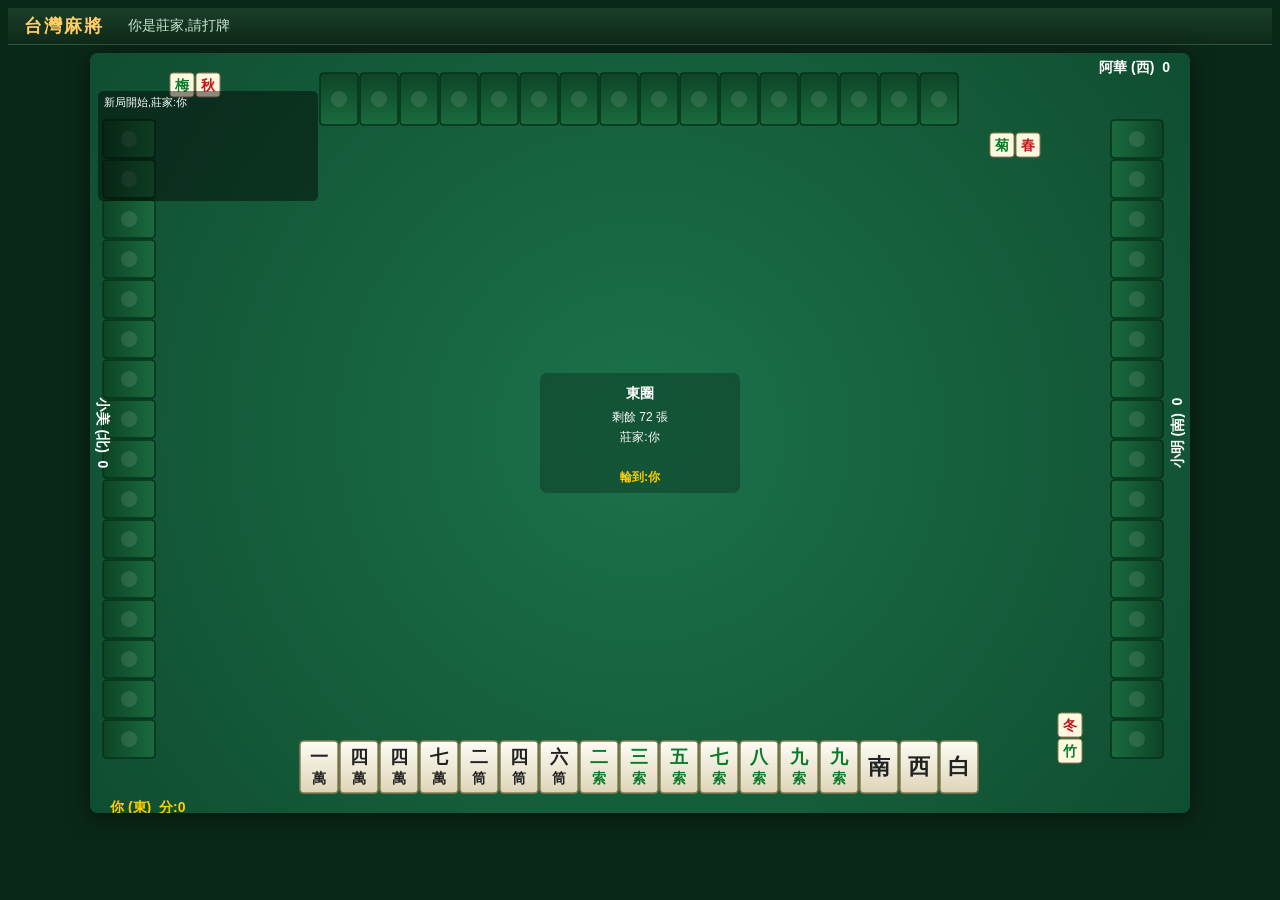
<file: mahjong/index.html>
<!DOCTYPE html>
<html lang="zh-TW">
<head>
  <meta charset="UTF-8">
  <meta name="viewport" content="width=device-width, initial-scale=1.0">
  <title>台灣麻將 — 16 張</title>
  <link rel="stylesheet" href="css/style.css">
</head>
<body>
  <div id="app">
    <div id="topbar">
      <h1>台灣麻將</h1>
      <div id="status">準備中...</div>
      <div id="controls">
        <button id="btn-tsumo" class="primary">自摸</button>
        <button id="btn-angang">暗槓</button>
        <button id="btn-win" class="primary">胡</button>
        <button id="btn-pon">碰</button>
        <button id="btn-kan">槓</button>
        <button id="btn-chi">吃</button>
        <button id="btn-pass">過</button>
        <button id="btn-new">新局</button>
      </div>
    </div>
    <canvas id="table"></canvas>

    <div id="result-modal" class="modal" style="display:none;">
      <div class="modal-content">
        <div id="result-body"></div>
      </div>
    </div>
  </div>

  <script src="js/tiles.js"></script>
  <script src="js/win.js"></script>
  <script src="js/tai.js"></script>
  <script src="js/ai.js"></script>
  <script src="js/game.js"></script>
  <script src="js/render.js"></script>
  <script src="js/main.js"></script>
</body>
</html>
</file>
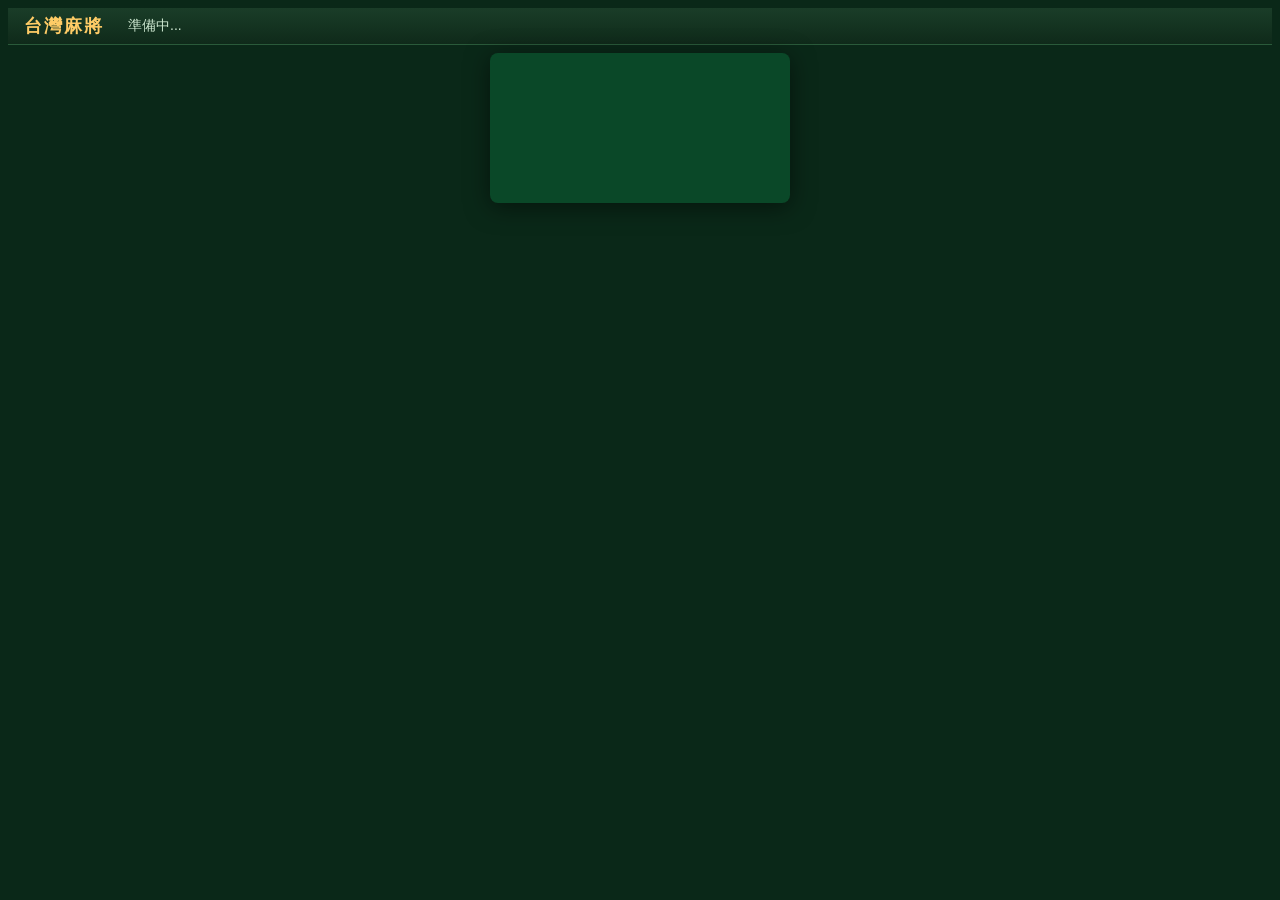
<file: mahjong/mahjong-standalone.html>
<!DOCTYPE html>
<html lang="zh-TW">
<head>
  <meta charset="UTF-8">
  <meta name="viewport" content="width=device-width, initial-scale=1.0">
  <title>台灣麻將 — 16 張</title>
  <style>
* { box-sizing: border-box; margin: 0; padding: 0; }
body {
  font-family: "Microsoft JhengHei", "Noto Sans TC", sans-serif;
  background: #0a2818;
  color: #fff;
  overflow: hidden;
}
#app { display: flex; flex-direction: column; align-items: center; padding: 8px; }
#topbar {
  width: 100%;
  display: flex;
  align-items: center;
  gap: 12px;
  padding: 6px 16px;
  background: linear-gradient(180deg, #1a3d28, #0f2a1a);
  border-bottom: 1px solid #2a5a3a;
  margin-bottom: 8px;
}
h1 { font-size: 18px; color: #ffcc66; letter-spacing: 2px; }
#status {
  flex: 1;
  font-size: 14px;
  color: #cde7d0;
  padding: 0 12px;
}
#controls { display: flex; gap: 6px; }
#controls button {
  background: #2a5a3a;
  color: #fff;
  border: 1px solid #4a8a5a;
  padding: 6px 14px;
  border-radius: 4px;
  cursor: pointer;
  font-size: 14px;
  font-family: inherit;
  display: none;
  transition: all 0.15s;
}
#controls button:hover { background: #3a7a4a; }
#controls button.primary {
  background: #c0721a;
  border-color: #e09020;
}
#controls button.primary:hover { background: #d0822a; }
#btn-new { display: inline-block; background: #444; border-color: #666; }

#table {
  display: block;
  background: #0a4828;
  border-radius: 8px;
  box-shadow: 0 4px 24px rgba(0,0,0,0.5);
}

.modal {
  position: fixed;
  inset: 0;
  background: rgba(0,0,0,0.7);
  display: flex;
  align-items: center;
  justify-content: center;
  z-index: 100;
}
.modal-content {
  background: linear-gradient(180deg, #2a4a3a, #1a3a28);
  border: 2px solid #ffcc66;
  border-radius: 12px;
  padding: 24px 32px;
  min-width: 320px;
  max-width: 480px;
  text-align: center;
}
.modal-content h2 {
  color: #ffcc66;
  margin-bottom: 12px;
  font-size: 22px;
}
.tai-total {
  font-size: 48px;
  font-weight: bold;
  color: #ff9933;
  margin: 16px 0;
}
.modal-content ul {
  list-style: none;
  text-align: left;
  margin: 16px 0;
  max-height: 240px;
  overflow-y: auto;
}
.modal-content li {
  padding: 4px 8px;
  display: flex;
  justify-content: space-between;
  border-bottom: 1px solid rgba(255,255,255,0.1);
}
.modal-content li span { color: #ffcc66; font-weight: bold; }
.modal-content button {
  margin-top: 16px;
  padding: 10px 24px;
  background: #c0721a;
  color: #fff;
  border: none;
  border-radius: 6px;
  cursor: pointer;
  font-size: 15px;
  font-family: inherit;
}

</style>
</head>
<body>
  <div id="app">
    <div id="topbar">
      <h1>台灣麻將</h1>
      <div id="status">準備中...</div>
      <div id="controls">
        <button id="btn-tsumo" class="primary">自摸</button>
        <button id="btn-angang">暗槓</button>
        <button id="btn-win" class="primary">胡</button>
        <button id="btn-pon">碰</button>
        <button id="btn-kan">槓</button>
        <button id="btn-chi">吃</button>
        <button id="btn-pass">過</button>
        <button id="btn-new">新局</button>
      </div>
    </div>
    <canvas id="table"></canvas>

    <div id="result-modal" class="modal" style="display:none;">
      <div class="modal-content">
        <div id="result-body"></div>
      </div>
    </div>
  </div>
<script>

// === tiles.js ===
// 台灣麻將牌定義
// suit: 'm'=萬, 'p'=筒, 's'=索, 'z'=字, 'f'=花
// num : 1-9 (m/p/s), 1-7 (z: 東南西北中發白), 1-8 (f: 春夏秋冬梅蘭竹菊)

const SUITS = { MAN: 'm', PIN: 'p', SOU: 's', HONOR: 'z', FLOWER: 'f' };

const HONOR_NAMES = ['', '東', '南', '西', '北', '中', '發', '白'];
const FLOWER_NAMES = ['', '春', '夏', '秋', '冬', '梅', '蘭', '竹', '菊'];

// Unicode 牌面 (用於文字顯示備援)
const UNICODE_TILES = {
  m: ['', '🀇','🀈','🀉','🀊','🀋','🀌','🀍','🀎','🀏'],
  p: ['', '🀙','🀚','🀛','🀜','🀝','🀞','🀟','🀠','🀡'],
  s: ['', '🀐','🀑','🀒','🀓','🀔','🀕','🀖','🀗','🀘'],
  z: ['', '🀀','🀁','🀂','🀃','🀄','🀅','🀆'],
  f: ['', '🀢','🀣','🀤','🀥','🀦','🀧','🀨','🀩']
};

class Tile {
  constructor(suit, num) {
    this.suit = suit;
    this.num = num;
    this.id = `${suit}${num}`;
  }
  // 用於排序/比較的整數鍵
  key() {
    const order = { m: 0, p: 1, s: 2, z: 3, f: 4 };
    return order[this.suit] * 10 + this.num;
  }
  equals(t) { return t && this.suit === t.suit && this.num === t.num; }
  isHonor() { return this.suit === 'z'; }
  isFlower() { return this.suit === 'f'; }
  isTerminal() {
    return (this.suit !== 'z' && this.suit !== 'f') && (this.num === 1 || this.num === 9);
  }
  isWind() { return this.suit === 'z' && this.num >= 1 && this.num <= 4; }
  isDragon() { return this.suit === 'z' && this.num >= 5 && this.num <= 7; }
  // 顯示文字 (備援,Canvas 會自己畫)
  display() {
    if (this.suit === 'z') return HONOR_NAMES[this.num];
    if (this.suit === 'f') return FLOWER_NAMES[this.num];
    const suitChar = { m: '萬', p: '筒', s: '索' }[this.suit];
    return `${this.num}${suitChar}`;
  }
  unicode() { return UNICODE_TILES[this.suit][this.num]; }
  clone() { return new Tile(this.suit, this.num); }
}

// 建立完整 144 張牌
function buildFullDeck() {
  const tiles = [];
  for (const suit of ['m', 'p', 's']) {
    for (let n = 1; n <= 9; n++) {
      for (let i = 0; i < 4; i++) tiles.push(new Tile(suit, n));
    }
  }
  // 字牌 7 種 × 4
  for (let n = 1; n <= 7; n++) {
    for (let i = 0; i < 4; i++) tiles.push(new Tile('z', n));
  }
  // 花牌 8 種 × 1
  for (let n = 1; n <= 8; n++) tiles.push(new Tile('f', n));
  return tiles;
}

function sortTiles(tiles) {
  return tiles.slice().sort((a, b) => a.key() - b.key());
}

// 從 id 字串恢復 Tile
function tileFromId(id) {
  return new Tile(id[0], parseInt(id.slice(1), 10));
}

// 將手牌轉為 {id: count} 計數
function tilesToCount(tiles) {
  const c = {};
  for (const t of tiles) c[t.id] = (c[t.id] || 0) + 1;
  return c;
}

if (typeof module !== 'undefined') {
  module.exports = { Tile, SUITS, HONOR_NAMES, FLOWER_NAMES, buildFullDeck, sortTiles, tileFromId, tilesToCount, UNICODE_TILES };
}


// === win.js ===
// 胡牌判定:台灣 16 張 = 5 面子 + 1 對子
// 面子 = 順子(同花色連 3 張,字牌不能順) 或 刻子(3 同) 或 槓子(4 同,佔 1 面子)
// 輸入:手牌 tiles (不含花牌、不含已副露的牌) + 既有副露數 meldsCount + 多 1 張的「胡牌」
// 設計:遞迴拆解。先取對子,剩下分組為面子。

// 將手牌轉為「花色 -> 9 格陣列」便於演算
function toCountArrays(tiles) {
  const arr = { m: new Array(10).fill(0), p: new Array(10).fill(0), s: new Array(10).fill(0), z: new Array(8).fill(0) };
  for (const t of tiles) {
    if (t.suit === 'f') continue;
    arr[t.suit][t.num]++;
  }
  return arr;
}

// 嘗試把單一花色拆成 needMelds 個面子 (順+刻)。回傳 true 表成功。
function canFormMelds(counts, needMelds, allowSequence) {
  if (needMelds === 0) {
    for (let i = 1; i < counts.length; i++) if (counts[i] !== 0) return false;
    return true;
  }
  // 找第一個非零位置
  let i = 1;
  while (i < counts.length && counts[i] === 0) i++;
  if (i >= counts.length) return false;

  // 嘗試刻子
  if (counts[i] >= 3) {
    counts[i] -= 3;
    if (canFormMelds(counts, needMelds - 1, allowSequence)) { counts[i] += 3; return true; }
    counts[i] += 3;
  }
  // 嘗試順子
  if (allowSequence && i + 2 < counts.length && counts[i] >= 1 && counts[i+1] >= 1 && counts[i+2] >= 1) {
    counts[i]--; counts[i+1]--; counts[i+2]--;
    if (canFormMelds(counts, needMelds - 1, allowSequence)) {
      counts[i]++; counts[i+1]++; counts[i+2]++;
      return true;
    }
    counts[i]++; counts[i+1]++; counts[i+2]++;
  }
  return false;
}

// 判定剩餘手牌 + 1 張胡牌是否能組成 (existingMelds + needTotalMelds) 面子 + 1 對
// hand: 不含花牌的所有牌 (含手上的 + 摸入或榮和的那張)
// existingMelds: 已副露面子數 (含明槓暗槓)
function canWin(hand, existingMelds) {
  // 16 張 + 1 = 17 張結構,需 5 面子 + 1 對,扣除已副露
  const totalMelds = 5;
  const needMelds = totalMelds - existingMelds;
  if (needMelds < 0) return false;
  const expectedTileCount = needMelds * 3 + 2;
  if (hand.length !== expectedTileCount) return false;

  const c = toCountArrays(hand);
  // 嘗試每一張作為對子
  const allSuits = ['m', 'p', 's', 'z'];
  for (const suit of allSuits) {
    const arr = c[suit];
    const maxN = suit === 'z' ? 7 : 9;
    for (let n = 1; n <= maxN; n++) {
      if (arr[n] >= 2) {
        arr[n] -= 2;
        // 拆解每個花色為若干面子
        if (tryAllSuits(c, needMelds)) {
          arr[n] += 2;
          return true;
        }
        arr[n] += 2;
      }
    }
  }
  return false;
}

// 把四個花色拆成總計 needMelds 個面子
function tryAllSuits(c, needMelds) {
  // 先算每個花色剩餘牌數
  // 字牌只能刻子;m/p/s 可順可刻
  // 因為單一花色面子數不能跨花色拼,所以分別嘗試
  return helper(c, ['m', 'p', 's', 'z'], 0, needMelds);
}

function helper(c, suits, idx, remain) {
  if (idx === suits.length) return remain === 0;
  const suit = suits[idx];
  const arr = c[suit];
  const total = arr.reduce((s, x) => s + x, 0);
  if (total === 0) return helper(c, suits, idx + 1, remain);
  if (total % 3 !== 0) return false;
  const needHere = total / 3;
  if (needHere > remain) return false;
  // 拆解此花色
  if (!canFormMelds(arr, needHere, suit !== 'z')) return false;
  return helper(c, suits, idx + 1, remain - needHere);
}

// 找出聽牌:返回所有可使本手牌胡的「下一張牌 id」
function findWaitingTiles(hand, existingMelds) {
  const result = [];
  const trySet = new Set();
  for (const suit of ['m','p','s']) for (let n = 1; n <= 9; n++) trySet.add(`${suit}${n}`);
  for (let n = 1; n <= 7; n++) trySet.add(`z${n}`);
  for (const id of trySet) {
    const t = { suit: id[0], num: parseInt(id.slice(1), 10) };
    const cnt = hand.filter(x => x.suit === t.suit && x.num === t.num).length;
    if (cnt >= 4) continue;
    const trial = hand.concat([t]);
    if (canWin(trial, existingMelds)) result.push(id);
  }
  return result;
}

// 列舉所有可能的「組合分解」(用於台型判定 — 平胡需要全順子等)
// 回傳:Array<{ pair: tileId, melds: Array<{type:'chi'|'pon', tiles:[id,id,id]}> }>
function enumerateWinPatterns(hand, existingMelds) {
  const patterns = [];
  const totalMelds = 5;
  const needMelds = totalMelds - existingMelds;
  const c = toCountArrays(hand);

  for (const suit of ['m','p','s','z']) {
    const arr = c[suit];
    const maxN = suit === 'z' ? 7 : 9;
    for (let n = 1; n <= maxN; n++) {
      if (arr[n] >= 2) {
        arr[n] -= 2;
        const acc = [];
        decomposeAll(c, ['m','p','s','z'], 0, needMelds, acc, patterns, `${suit}${n}`);
        arr[n] += 2;
      }
    }
  }
  return patterns;
}

function decomposeAll(c, suits, idx, remain, acc, results, pairId) {
  if (idx === suits.length) {
    if (remain === 0) results.push({ pair: pairId, melds: acc.slice() });
    return;
  }
  const suit = suits[idx];
  const arr = c[suit];
  const total = arr.reduce((s, x) => s + x, 0);
  if (total === 0) { decomposeAll(c, suits, idx + 1, remain, acc, results, pairId); return; }
  if (total % 3 !== 0) return;
  const needHere = total / 3;
  if (needHere > remain) return;
  // 在此花色內列舉所有面子拆法
  decomposeSuit(arr, suit, needHere, acc, () => {
    decomposeAll(c, suits, idx + 1, remain - needHere, acc, results, pairId);
  });
}

function decomposeSuit(arr, suit, needMelds, acc, cont) {
  if (needMelds === 0) { cont(); return; }
  let i = 1;
  while (i < arr.length && arr[i] === 0) i++;
  if (i >= arr.length) return;
  // 刻子
  if (arr[i] >= 3) {
    arr[i] -= 3;
    acc.push({ type: 'pon', tiles: [`${suit}${i}`, `${suit}${i}`, `${suit}${i}`] });
    decomposeSuit(arr, suit, needMelds - 1, acc, cont);
    acc.pop();
    arr[i] += 3;
  }
  // 順子 (僅 m/p/s)
  if (suit !== 'z' && i + 2 < arr.length && arr[i] >= 1 && arr[i+1] >= 1 && arr[i+2] >= 1) {
    arr[i]--; arr[i+1]--; arr[i+2]--;
    acc.push({ type: 'chi', tiles: [`${suit}${i}`, `${suit}${i+1}`, `${suit}${i+2}`] });
    decomposeSuit(arr, suit, needMelds - 1, acc, cont);
    acc.pop();
    arr[i]++; arr[i+1]++; arr[i+2]++;
  }
}

if (typeof module !== 'undefined') {
  module.exports = { canWin, findWaitingTiles, enumerateWinPatterns };
}


// === tai.js ===
// 台灣麻將台數計算 (神來也風格)
// 輸入:WinContext
//   hand: 不含花的所有牌(含胡牌),17 張
//   melds: 副露 [{type:'chi'|'pon'|'kan'|'ankan', tiles:[..]}]
//   flowers: 花牌陣列
//   winTile: 胡的那張 (tile)
//   isTsumo: 自摸
//   isDealer: 莊家
//   roundWind: 圈風 (1=東,2=南,3=西,4=北)
//   seatWind: 門風 (1=東 自己對應方位)
//   isMenqing: 門清 (無副露,暗槓允許)
//   isGangFlower: 槓上開花
//   isHaidi: 海底撈月
//   isQiangGang: 搶槓胡
//   isHeavenly: 天胡
//   isEarthly: 地胡
//   isBuhua: 補花胡 (摸到花補牌時直接胡)
//   pattern: 來自 enumerateWinPatterns 的分解 (含 pair + melds)
//   playerIdx: 玩家位置 (0=東,1=南,2=西,3=北)

const { enumerateWinPatterns } = (typeof require !== 'undefined') ? require('./win.js') : window;

// 正花對應:東=春/梅,南=夏/蘭,西=秋/竹,北=冬/菊
function isCorrectFlower(flowerNum, seatWind) {
  // flower 1-4=春夏秋冬(對應東南西北), 5-8=梅蘭竹菊(對應東南西北)
  const seasonMatch = flowerNum >= 1 && flowerNum <= 4 && flowerNum === seatWind;
  const plantMatch = flowerNum >= 5 && flowerNum <= 8 && (flowerNum - 4) === seatWind;
  return seasonMatch || plantMatch;
}

function calculateTai(ctx) {
  const tais = [];
  const add = (name, n) => { if (n > 0) tais.push({ name, tai: n }); };

  // === 基本台 ===
  if (ctx.isDealer) add('莊家', 1);
  if (ctx.lianzhuang && ctx.lianzhuang > 0) add(`連${ctx.lianzhuang}拉${ctx.lianzhuang}`, ctx.lianzhuang * 2);
  if (ctx.isTsumo) add('自摸', 1);
  if (ctx.isMenqing && !ctx.isTsumo) add('門清', 1);
  if (ctx.isMenqing && ctx.isTsumo) add('門清自摸', 3); // 取代門清+自摸,共 3 台
  // 上面若同時加了「自摸」「門清」「門清自摸」會重複,需處理:
  // 採規則:門清自摸 = 自摸(1) + 門清(1) + 門清自摸額外(1) = 3 台,但分開列;這裡簡化重整
  if (ctx.isMenqing && ctx.isTsumo) {
    // 移除剛剛加的「門清」「自摸」與「門清自摸」,重新加「門清自摸」3 台
    for (let i = tais.length - 1; i >= 0; i--) {
      if (['門清', '自摸', '門清自摸'].includes(tais[i].name)) tais.splice(i, 1);
    }
    tais.push({ name: '門清自摸', tai: 3 });
  }

  // === 花牌 ===
  const flowers = ctx.flowers || [];
  for (const f of flowers) {
    if (isCorrectFlower(f.num, ctx.seatWind)) add(`正花(${f.display()})`, 1);
    else add(`花牌(${f.display()})`, 1);
  }
  // 八仙過海 / 七搶一
  if (flowers.length >= 8) add('八仙過海', 8);

  // === 牌型台 ===
  const pattern = ctx.pattern; // { pair, melds: [{type:'chi'|'pon', tiles}] }
  const allMelds = [...(ctx.melds || []).map(normMeld), ...pattern.melds];
  const pairId = pattern.pair;

  // 平胡:全順子 + 對子不是字 + 胡牌位置非邊張坎張單騎 (簡化:全順子即可)
  const allChi = allMelds.every(m => m.type === 'chi');
  if (allChi && ctx.isMenqing) add('平胡', 2);

  // 碰碰胡:全刻子/槓子
  const allPon = allMelds.every(m => m.type === 'pon' || m.type === 'kan' || m.type === 'ankan');
  if (allPon) add('碰碰胡', 4);

  // 色相關
  const usedSuits = new Set();
  const allTileIds = [];
  for (const m of allMelds) for (const t of m.tiles) { usedSuits.add(t[0]); allTileIds.push(t); }
  allTileIds.push(pairId, pairId);
  usedSuits.add(pairId[0]);

  if (usedSuits.size === 1 && !usedSuits.has('z')) add('清一色', 8);
  else if (usedSuits.has('z') && (usedSuits.size === 2)) add('混一色', 4);
  else if (usedSuits.size === 1 && usedSuits.has('z')) add('字一色', 16);

  // 三元 / 四喜
  const honorPonIds = allMelds
    .filter(m => (m.type === 'pon' || m.type === 'kan' || m.type === 'ankan') && m.tiles[0][0] === 'z')
    .map(m => parseInt(m.tiles[0].slice(1), 10));
  const dragonPons = honorPonIds.filter(n => n >= 5).length;
  const windPons = honorPonIds.filter(n => n <= 4).length;
  const pairIsDragon = pairId[0] === 'z' && parseInt(pairId.slice(1), 10) >= 5;
  const pairIsWind = pairId[0] === 'z' && parseInt(pairId.slice(1), 10) <= 4;

  if (dragonPons === 3) add('大三元', 8);
  else if (dragonPons === 2 && pairIsDragon) add('小三元', 4);
  if (windPons === 4) add('大四喜', 16);
  else if (windPons === 3 && pairIsWind) add('小四喜', 8);

  // 三元牌單組 +1
  for (const n of honorPonIds.filter(x => x >= 5)) {
    if (dragonPons < 3) add(`三元(${['','','','','','中','發','白'][n]})`, 1);
  }
  // 圈風 / 門風 +1
  for (const n of honorPonIds.filter(x => x <= 4)) {
    if (n === ctx.roundWind) add('圈風', 1);
    if (n === ctx.seatWind) add('門風', 1);
  }

  // 槓子加台
  for (const m of allMelds) {
    if (m.type === 'kan') add('明槓', 1);
    if (m.type === 'ankan') add('暗槓', 2);
  }

  // === 特殊狀況 ===
  if (ctx.isHeavenly) add('天胡', 8);
  if (ctx.isEarthly) add('地胡', 8);
  if (ctx.isGangFlower) add('槓上開花', 1);
  if (ctx.isHaidi) add(ctx.isTsumo ? '海底撈月' : '海底撈魚', 1);
  if (ctx.isQiangGang) add('搶槓胡', 1);
  if (ctx.isBuhua) add('花胡', 1);

  // 獨聽(單騎/邊張/坎張)+1
  if (ctx.singleWait) add('獨聽', 1);

  const total = tais.reduce((s, x) => s + x.tai, 0);
  return { tais, total };
}

function normMeld(m) {
  // 確保 副露 meld 格式統一
  return { type: m.type, tiles: m.tiles };
}

// 嘗試所有 pattern,選擇台數最大的
function bestTai(ctx) {
  const patterns = enumerateWinPatterns(ctx.hand, (ctx.melds || []).length);
  if (patterns.length === 0) return { tais: [], total: 0, pattern: null };
  let best = null;
  for (const p of patterns) {
    const r = calculateTai({ ...ctx, pattern: p });
    if (!best || r.total > best.total) best = { ...r, pattern: p };
  }
  return best;
}

if (typeof module !== 'undefined') {
  module.exports = { calculateTai, bestTai, isCorrectFlower };
}


// === ai.js ===
// 規則式 AI:
//   1) 永遠優先胡(若可胡)
//   2) 評估每張手牌的「打掉成本」,挑成本最低者
//   3) 吃/碰/槓:評估能否讓聽牌數量增加或形成關鍵刻子;字牌(中發白、本家風)優先碰
// 評估方法:shanten 距離簡化版 — 「打掉後距離胡牌張數」近似為手牌結構性破壞程度

const { canWin, findWaitingTiles } = (typeof require !== 'undefined') ? require('./win.js') : window;

// 計算手牌中每張牌「孤立度」分數(高=容易打掉)
function isolationScore(tile, hand) {
  if (tile.isHonor()) {
    const sameCount = hand.filter(t => t.id === tile.id).length;
    if (sameCount === 1) return 10; // 單張字牌極易丟
    if (sameCount === 2) return 3;
    return 0;
  }
  // 數牌:看左右是否有相鄰
  let s = 0;
  const n = tile.num;
  const neighbors = hand.filter(t => t.suit === tile.suit && Math.abs(t.num - n) <= 2 && t.id !== tile.id);
  if (neighbors.length === 0) s += 8;
  if (neighbors.length <= 1) s += 3;
  if (n === 1 || n === 9) s += 1;
  const sameCount = hand.filter(t => t.id === tile.id).length;
  if (sameCount >= 2) s -= 5; // 對子/刻子保留
  if (sameCount >= 3) s -= 8;
  return s;
}

// 決定要打哪張牌
function chooseDiscard(player) {
  const hand = player.hand;
  // 1) 若可胡(自摸)
  if (canWin(hand, player.melds.length)) {
    return { winSelf: true };
  }
  // 2) 評估每張的孤立度
  let bestIdx = 0;
  let bestScore = -Infinity;
  for (let i = 0; i < hand.length; i++) {
    const s = isolationScore(hand[i], hand);
    if (s > bestScore) { bestScore = s; bestIdx = i; }
  }
  return { tileId: hand[bestIdx].id };
}

// 決定是否吃 / 碰 / 槓 / 胡 別人棄牌
// 回傳:{ action: 'win'|'pon'|'kan'|'chi'|'pass', tiles? }
function chooseClaim(player, discard, fromIdx, canChi) {
  // 1) 若可胡(榮和)
  const trial = player.hand.concat([discard]);
  if (canWin(trial, player.melds.length)) {
    return { action: 'win' };
  }
  // 2) 槓:手中 3 張同牌
  const sameCount = player.hand.filter(t => t.id === discard.id).length;
  if (sameCount >= 3) {
    return { action: 'kan' };
  }
  // 3) 碰:手中 2 張同牌
  if (sameCount >= 2) {
    // 字牌(尤其三元/本家風)強烈傾向碰;數牌看孤立度
    if (discard.isHonor()) {
      const n = discard.num;
      if (n >= 5 || n === player.seatWind || n === 1) return { action: 'pon' }; // 三元或門風或東(圈風候選)
      return { action: 'pon' };
    }
    // 數牌:若是中張(3-7)較傾向碰
    if (discard.num >= 3 && discard.num <= 7) return { action: 'pon' };
    return { action: 'pon' };
  }
  // 4) 吃(只有下家可以吃)
  if (canChi && !discard.isHonor()) {
    const opts = enumerateChiOptions(player.hand, discard);
    if (opts.length > 0) {
      // 取破壞最小的吃法 — 簡化:取第一個
      return { action: 'chi', tiles: opts[0] };
    }
  }
  return { action: 'pass' };
}

// 列舉吃的選項:回傳手牌中可組成順子的 2 張 id 陣列
function enumerateChiOptions(hand, discard) {
  if (discard.isHonor() || discard.isFlower()) return [];
  const suit = discard.suit;
  const n = discard.num;
  const has = (k) => hand.find(t => t.suit === suit && t.num === k);
  const opts = [];
  // n-2, n-1, n
  if (n >= 3 && has(n-2) && has(n-1)) opts.push([`${suit}${n-2}`, `${suit}${n-1}`]);
  // n-1, n, n+1
  if (n >= 2 && n <= 8 && has(n-1) && has(n+1)) opts.push([`${suit}${n-1}`, `${suit}${n+1}`]);
  // n, n+1, n+2
  if (n <= 7 && has(n+1) && has(n+2)) opts.push([`${suit}${n+1}`, `${suit}${n+2}`]);
  return opts;
}

// 暗槓決策:手中 4 張同牌且暗槓不會破壞胡型 — 簡化:有就槓
function maybeAnGang(player) {
  const counts = {};
  for (const t of player.hand) counts[t.id] = (counts[t.id] || 0) + 1;
  for (const id of Object.keys(counts)) if (counts[id] === 4) return id;
  return null;
}

if (typeof module !== 'undefined') {
  module.exports = { chooseDiscard, chooseClaim, enumerateChiOptions, maybeAnGang };
}


// === game.js ===
// 遊戲流程主控
// 玩家編號:0=東(下方/玩家),1=南(右),2=西(上),3=北(左)
// 風位以「莊家所在玩家編號」對應「東」,順時針南西北

const PHASES = {
  WAITING_DRAW: 'WAITING_DRAW',     // 等待目前玩家摸牌
  WAITING_DISCARD: 'WAITING_DISCARD', // 摸完等待打牌
  WAITING_CLAIM: 'WAITING_CLAIM',   // 等待其他玩家宣告吃碰槓胡
  ENDED: 'ENDED'
};

class Player {
  constructor(idx, name, isAI) {
    this.idx = idx;
    this.name = name;
    this.isAI = isAI;
    this.hand = [];        // 手牌 (Tile[])
    this.melds = [];       // 副露 [{type, tiles, from}]
    this.flowers = [];     // 花牌 (Tile[])
    this.discards = [];    // 棄牌堆
    this.score = 0;
    this.seatWind = 1;     // 1=東 2=南 3=西 4=北
    this.justDrew = false; // 是否剛摸牌(用於暗槓/胡判定)
    this.menqing = true;   // 門清(無外露副露)
  }
}

class Game {
  constructor(playerNames) {
    this.players = playerNames.map((n, i) => new Player(i, n, i !== 0));
    this.dealerIdx = 0;
    this.roundWind = 1;
    this.lianzhuang = 0;   // 連莊次數
    this.totalRounds = 0;
    this.wall = [];        // 牌山
    this.deadWall = [];    // 王牌區(補花/槓尾)
    this.currentIdx = 0;
    this.phase = PHASES.WAITING_DRAW;
    this.lastDiscard = null;
    this.lastDiscardFrom = -1;
    this.pendingClaims = []; // 等待解決的宣告
    this.log = [];
    this.firstRound = true;  // 第一巡 (用於天胡/地胡)
    this.justGanged = false; // 用於槓上開花
  }

  pushLog(msg) { this.log.push(msg); if (this.log.length > 200) this.log.shift(); }

  startHand() {
    // 重置玩家
    for (const p of this.players) {
      p.hand = []; p.melds = []; p.flowers = []; p.discards = [];
      p.justDrew = false; p.menqing = true;
    }
    // 設定風位:莊家=東,順時針
    for (let i = 0; i < 4; i++) {
      const offset = (i - this.dealerIdx + 4) % 4;
      this.players[i].seatWind = ((offset) % 4) + 1; // 莊家=1(東)
    }
    // 洗牌
    this.wall = shuffle(buildFullDeck());
    this.firstRound = true;
    this.justGanged = false;
    // 發牌:莊家 17,其他 16
    for (let i = 0; i < 16; i++) {
      for (let p = 0; p < 4; p++) {
        this.players[(this.dealerIdx + p) % 4].hand.push(this.wall.pop());
      }
    }
    this.players[this.dealerIdx].hand.push(this.wall.pop()); // 莊家多一張
    // 補花(從牌尾):依序檢查每個玩家,把花牌拿出來放 flowers,再從牌尾摸補,直到無花
    this.replenishFlowers();
    // 排序手牌
    for (const p of this.players) p.hand = sortTiles(p.hand);
    this.currentIdx = this.dealerIdx;
    this.phase = PHASES.WAITING_DISCARD; // 莊家已有 17 張,直接打
    this.pushLog(`新局開始,莊家:${this.players[this.dealerIdx].name}`);
  }

  replenishFlowers() {
    let changed = true;
    while (changed) {
      changed = false;
      // 從莊家依序檢查
      for (let i = 0; i < 4; i++) {
        const p = this.players[(this.dealerIdx + i) % 4];
        for (let j = p.hand.length - 1; j >= 0; j--) {
          if (p.hand[j].isFlower()) {
            p.flowers.push(p.hand[j]);
            p.hand.splice(j, 1);
            if (this.wall.length > 0) p.hand.push(this.wall.shift()); // 從牌尾摸補(這裡用 shift 模擬 dead wall)
            changed = true;
          }
        }
      }
    }
  }

  // 玩家摸牌
  drawTile(playerIdx) {
    if (this.wall.length === 0) return null;
    const t = this.wall.pop();
    const p = this.players[playerIdx];
    let buhua = false;
    while (t && t.isFlower()) {
      p.flowers.push(t);
      buhua = true;
      if (this.wall.length === 0) break;
      const nxt = this.wall.shift(); // 從牌尾補
      if (!nxt) break;
      if (nxt.isFlower()) { p.flowers.push(nxt); continue; }
      p.hand.push(nxt);
      p.justDrew = true;
      this.phase = PHASES.WAITING_DISCARD;
      return { tile: nxt, buhua };
    }
    if (t && !t.isFlower()) {
      p.hand.push(t);
      p.justDrew = true;
      this.phase = PHASES.WAITING_DISCARD;
      return { tile: t, buhua };
    }
    return null;
  }

  // 棄牌
  discardTile(playerIdx, tileId) {
    const p = this.players[playerIdx];
    const idx = p.hand.findIndex(t => t.id === tileId);
    if (idx === -1) return false;
    const t = p.hand.splice(idx, 1)[0];
    p.discards.push(t);
    p.justDrew = false;
    this.lastDiscard = t;
    this.lastDiscardFrom = playerIdx;
    this.justGanged = false;
    this.phase = PHASES.WAITING_CLAIM;
    this.pushLog(`${p.name} 打出 ${t.display()}`);
    return true;
  }

  // 進到下一個玩家
  advanceTurn() {
    this.currentIdx = (this.currentIdx + 1) % 4;
    this.phase = PHASES.WAITING_DRAW;
    if (this.currentIdx === this.dealerIdx) this.firstRound = false;
  }

  // 副露:吃
  doChi(playerIdx, useTileIds) {
    // useTileIds:玩家手中的 2 張 + 別人棄牌 (lastDiscard)
    const p = this.players[playerIdx];
    const taken = [];
    for (const id of useTileIds) {
      const i = p.hand.findIndex(t => t.id === id);
      if (i === -1) return false;
      taken.push(p.hand.splice(i, 1)[0]);
    }
    const meldTiles = [...taken.map(t => t.id), this.lastDiscard.id].sort();
    p.melds.push({ type: 'chi', tiles: meldTiles, from: this.lastDiscardFrom });
    p.menqing = false;
    this.lastDiscard = null;
    this.currentIdx = playerIdx;
    this.phase = PHASES.WAITING_DISCARD;
    this.pushLog(`${p.name} 吃 ${meldTiles.join(',')}`);
    return true;
  }

  // 副露:碰
  doPon(playerIdx) {
    const p = this.players[playerIdx];
    const target = this.lastDiscard;
    const matches = p.hand.filter(t => t.id === target.id);
    if (matches.length < 2) return false;
    for (let i = 0; i < 2; i++) {
      const idx = p.hand.findIndex(t => t.id === target.id);
      p.hand.splice(idx, 1);
    }
    p.melds.push({ type: 'pon', tiles: [target.id, target.id, target.id], from: this.lastDiscardFrom });
    p.menqing = false;
    this.lastDiscard = null;
    this.currentIdx = playerIdx;
    this.phase = PHASES.WAITING_DISCARD;
    this.pushLog(`${p.name} 碰 ${target.display()}`);
    return true;
  }

  // 副露:槓(明槓 - 用別人棄牌)
  doMingGang(playerIdx) {
    const p = this.players[playerIdx];
    const target = this.lastDiscard;
    const matches = p.hand.filter(t => t.id === target.id);
    if (matches.length < 3) return false;
    for (let i = 0; i < 3; i++) {
      const idx = p.hand.findIndex(t => t.id === target.id);
      p.hand.splice(idx, 1);
    }
    p.melds.push({ type: 'kan', tiles: [target.id, target.id, target.id, target.id], from: this.lastDiscardFrom });
    p.menqing = false;
    this.lastDiscard = null;
    this.currentIdx = playerIdx;
    this.justGanged = true;
    // 槓完從牌尾摸 1 張(嶺上)
    const next = this.drawTile(playerIdx);
    this.pushLog(`${p.name} 槓 ${target.display()}`);
    return true;
  }

  // 暗槓:自己手中 4 張
  doAnGang(playerIdx, tileId) {
    const p = this.players[playerIdx];
    const matches = p.hand.filter(t => t.id === tileId);
    if (matches.length < 4) return false;
    for (let i = 0; i < 4; i++) {
      const idx = p.hand.findIndex(t => t.id === tileId);
      p.hand.splice(idx, 1);
    }
    p.melds.push({ type: 'ankan', tiles: [tileId, tileId, tileId, tileId], from: playerIdx });
    // 暗槓不破門清
    this.justGanged = true;
    this.pushLog(`${p.name} 暗槓 ${tileId}`);
    // 嶺上摸牌
    this.drawTile(playerIdx);
    return true;
  }

  // 結算胡牌:winnerIdx 胡了 tile (來自 fromIdx,若為 -1 表自摸)
  doWin(winnerIdx, winTile, fromIdx) {
    const p = this.players[winnerIdx];
    const isTsumo = fromIdx === -1 || fromIdx === winnerIdx;
    // 將胡牌加入手牌做計算
    const handForCalc = p.hand.slice();
    if (!isTsumo) handForCalc.push(winTile);
    const isDealer = winnerIdx === this.dealerIdx;
    const ctx = {
      hand: handForCalc,
      melds: p.melds,
      flowers: p.flowers,
      winTile,
      isTsumo,
      isDealer,
      roundWind: this.roundWind,
      seatWind: p.seatWind,
      isMenqing: p.menqing && p.melds.every(m => m.type === 'ankan'),
      isGangFlower: this.justGanged && isTsumo,
      isHaidi: this.wall.length === 0,
      isHeavenly: isDealer && this.firstRound && p.discards.length === 0 && isTsumo,
      isEarthly: !isDealer && this.firstRound && p.discards.length === 0,
      lianzhuang: this.lianzhuang
    };
    const result = bestTai(ctx);
    this.phase = PHASES.ENDED;
    this.lastWin = { winnerIdx, fromIdx, tile: winTile, ...result };
    // 連莊判定
    if (winnerIdx === this.dealerIdx) this.lianzhuang++;
    else { this.lianzhuang = 0; this.dealerIdx = (this.dealerIdx + 1) % 4; }
    this.pushLog(`${p.name} 胡牌!共 ${result.total} 台`);
    return result;
  }

  // 流局
  drawnGame() {
    this.phase = PHASES.ENDED;
    this.lastWin = { winnerIdx: -1, total: 0, tais: [] };
    this.pushLog('流局');
  }
}

function shuffle(arr) {
  const a = arr.slice();
  for (let i = a.length - 1; i > 0; i--) {
    const j = Math.floor(Math.random() * (i + 1));
    [a[i], a[j]] = [a[j], a[i]];
  }
  return a;
}

if (typeof module !== 'undefined') {
  module.exports = { Game, Player, PHASES };
}


// === render.js ===
// Canvas 渲染 — 程式繪製牌面,無需圖檔
// 座標系:玩家 0 在下方,1 右,2 上,3 左

const TILE_W = 38;
const TILE_H = 52;
const TILE_RADIUS = 4;
const HAND_GAP = 2;

function drawTile(ctx, x, y, tile, opts = {}) {
  const { facedown = false, rotation = 0, highlight = false, dimmed = false } = opts;
  ctx.save();
  ctx.translate(x + TILE_W / 2, y + TILE_H / 2);
  ctx.rotate(rotation);
  ctx.translate(-TILE_W / 2, -TILE_H / 2);

  // 牌身底色
  const grad = ctx.createLinearGradient(0, 0, 0, TILE_H);
  if (facedown) {
    grad.addColorStop(0, '#1a6b3f');
    grad.addColorStop(1, '#0d4426');
  } else {
    grad.addColorStop(0, '#fefdf6');
    grad.addColorStop(1, '#ddd5b8');
  }
  ctx.fillStyle = grad;
  roundRect(ctx, 0, 0, TILE_W, TILE_H, TILE_RADIUS);
  ctx.fill();

  // 邊框
  ctx.strokeStyle = facedown ? '#063318' : '#8a7d52';
  ctx.lineWidth = 1.5;
  ctx.stroke();

  if (highlight) {
    ctx.strokeStyle = '#ffcc00';
    ctx.lineWidth = 2;
    roundRect(ctx, -1, -1, TILE_W + 2, TILE_H + 2, TILE_RADIUS);
    ctx.stroke();
  }

  if (!facedown) {
    drawTileFace(ctx, tile);
  } else {
    // 牌背紋路
    ctx.fillStyle = 'rgba(255,255,255,0.1)';
    ctx.beginPath();
    ctx.arc(TILE_W / 2, TILE_H / 2, 8, 0, Math.PI * 2);
    ctx.fill();
  }

  if (dimmed) {
    ctx.fillStyle = 'rgba(0,0,0,0.35)';
    ctx.fillRect(0, 0, TILE_W, TILE_H);
  }
  ctx.restore();
}

function drawTileFace(ctx, tile) {
  if (!tile) return;
  const isRed = (tile.suit === 'z' && tile.num === 5) ||
                (tile.suit === 'm' && tile.num >= 1 && tile.num <= 9 && tile.num === 5) ||
                tile.isFlower();
  const color = isRed ? '#c01818' : (tile.suit === 's' ? '#0a7b2c' : '#222');

  ctx.fillStyle = color;
  ctx.textAlign = 'center';
  ctx.textBaseline = 'middle';

  if (tile.suit === 'z') {
    // 字牌:中央放大字
    ctx.font = 'bold 22px "Noto Sans TC", "Microsoft YaHei", serif';
    const ch = ['', '東','南','西','北','中','發','白'][tile.num];
    ctx.fillText(ch, TILE_W / 2, TILE_H / 2 + 1);
  } else if (tile.suit === 'f') {
    ctx.font = 'bold 20px "Noto Sans TC", serif';
    const ch = ['', '春','夏','秋','冬','梅','蘭','竹','菊'][tile.num];
    ctx.fillStyle = tile.num <= 4 ? '#c01818' : '#0a7b2c';
    ctx.fillText(ch, TILE_W / 2, TILE_H / 2 + 1);
  } else {
    // 數牌:上方數字,下方花色
    ctx.font = 'bold 18px "Microsoft YaHei", serif';
    const numCh = ['', '一','二','三','四','五','六','七','八','九'][tile.num];
    ctx.fillText(numCh, TILE_W / 2, TILE_H / 2 - 9);

    ctx.font = 'bold 14px "Microsoft YaHei", serif';
    const suitCh = { m: '萬', p: '筒', s: '索' }[tile.suit];
    ctx.fillText(suitCh, TILE_W / 2, TILE_H / 2 + 12);
  }
}

function roundRect(ctx, x, y, w, h, r) {
  ctx.beginPath();
  ctx.moveTo(x + r, y);
  ctx.lineTo(x + w - r, y);
  ctx.quadraticCurveTo(x + w, y, x + w, y + r);
  ctx.lineTo(x + w, y + h - r);
  ctx.quadraticCurveTo(x + w, y + h, x + w - r, y + h);
  ctx.lineTo(x + r, y + h);
  ctx.quadraticCurveTo(x, y + h, x, y + h - r);
  ctx.lineTo(x, y + r);
  ctx.quadraticCurveTo(x, y, x + r, y);
  ctx.closePath();
}

class Renderer {
  constructor(canvas, game) {
    this.canvas = canvas;
    this.ctx = canvas.getContext('2d');
    this.game = game;
    this.handHitboxes = []; // [{x,y,w,h,tileIdx}]
    this.discardClickable = null;
    this.claimButtons = [];
  }

  setGame(g) { this.game = g; }

  draw() {
    const ctx = this.ctx;
    const W = this.canvas.width;
    const H = this.canvas.height;
    // 桌布
    const bg = ctx.createRadialGradient(W/2, H/2, 50, W/2, H/2, Math.max(W, H));
    bg.addColorStop(0, '#1a7048');
    bg.addColorStop(1, '#093520');
    ctx.fillStyle = bg;
    ctx.fillRect(0, 0, W, H);

    // 中央資訊
    this.drawCenter();

    // 四個玩家
    this.handHitboxes = [];
    this.drawPlayerSouth(0);
    this.drawPlayerEast(1);
    this.drawPlayerNorth(2);
    this.drawPlayerWest(3);

    // 棄牌堆
    this.drawDiscards();

    // log
    this.drawLog();
  }

  drawCenter() {
    const ctx = this.ctx;
    const W = this.canvas.width, H = this.canvas.height;
    const cx = W / 2, cy = H / 2;
    ctx.fillStyle = 'rgba(0,0,0,0.25)';
    roundRect(ctx, cx - 100, cy - 60, 200, 120, 8);
    ctx.fill();

    ctx.fillStyle = '#fff';
    ctx.font = 'bold 14px sans-serif';
    ctx.textAlign = 'center';
    const windCh = ['', '東','南','西','北'][this.game.roundWind];
    ctx.fillText(`${windCh}圈`, cx, cy - 35);
    ctx.font = '12px sans-serif';
    ctx.fillText(`剩餘 ${this.game.wall.length} 張`, cx, cy - 12);
    ctx.fillText(`莊家:${this.game.players[this.game.dealerIdx].name}`, cx, cy + 8);
    if (this.game.lianzhuang > 0) ctx.fillText(`連${this.game.lianzhuang}拉${this.game.lianzhuang}`, cx, cy + 28);
    // 目前回合指示
    const cur = this.game.currentIdx;
    ctx.fillStyle = '#ffcc00';
    ctx.font = 'bold 12px sans-serif';
    ctx.fillText(`輪到:${this.game.players[cur].name}`, cx, cy + 48);
  }

  drawPlayerSouth(idx) {
    const ctx = this.ctx;
    const W = this.canvas.width, H = this.canvas.height;
    const p = this.game.players[idx];
    const hand = p.hand;
    const totalW = hand.length * (TILE_W + HAND_GAP);
    let x = (W - totalW) / 2;
    const y = H - TILE_H - 20;

    for (let i = 0; i < hand.length; i++) {
      const isLast = p.justDrew && i === hand.length - 1;
      const drawX = isLast ? x + 10 : x;
      drawTile(ctx, drawX, y, hand[i]);
      this.handHitboxes.push({ x: drawX, y, w: TILE_W, h: TILE_H, tileIdx: i, tileId: hand[i].id });
      x += TILE_W + HAND_GAP;
      if (isLast) x += 10;
    }
    // 副露
    let mx = W - 20;
    for (let m = p.melds.length - 1; m >= 0; m--) {
      const meld = p.melds[m];
      const tilesArr = meld.tiles.map(id => ({ suit: id[0], num: parseInt(id.slice(1), 10), display: () => id, isFlower: () => false, isHonor: () => id[0] === 'z' }));
      for (let t = tilesArr.length - 1; t >= 0; t--) {
        mx -= (TILE_W + 2);
        drawTile(ctx, mx, y - TILE_H - 8, tilesArr[t], { facedown: meld.type === 'ankan' && t !== 0 && t !== tilesArr.length - 1 });
      }
      mx -= 6;
    }
    // 花牌
    this.drawFlowers(p.flowers, 20, y - TILE_H - 8);
    // 玩家名
    ctx.fillStyle = idx === this.game.currentIdx ? '#ffcc00' : '#fff';
    ctx.font = 'bold 14px sans-serif';
    ctx.textAlign = 'left';
    ctx.fillText(`${p.name} (${['','東','南','西','北'][p.seatWind]})  分:${p.score}`, 20, H - 5);
  }

  drawPlayerEast(idx) {
    const ctx = this.ctx;
    const W = this.canvas.width, H = this.canvas.height;
    const p = this.game.players[idx];
    const hand = p.hand;
    const x = W - TILE_H - 20;
    const totalH = hand.length * (TILE_W + HAND_GAP);
    let y = (H - totalH) / 2;
    for (let i = 0; i < hand.length; i++) {
      drawTile(ctx, x, y, hand[i], { facedown: true, rotation: -Math.PI / 2 });
      y += TILE_W + HAND_GAP;
    }
    // 副露
    let my = 20;
    for (const meld of p.melds) {
      for (const id of meld.tiles) {
        const t = { suit: id[0], num: parseInt(id.slice(1), 10) };
        drawTile(ctx, x - TILE_H - 8, my, t, { rotation: -Math.PI / 2 });
        my += TILE_W + 2;
      }
      my += 6;
    }
    this.drawFlowers(p.flowers, x - TILE_H - 8, H - 100, true);
    ctx.save();
    ctx.translate(W - 12, H / 2);
    ctx.rotate(-Math.PI / 2);
    ctx.fillStyle = idx === this.game.currentIdx ? '#ffcc00' : '#fff';
    ctx.font = 'bold 14px sans-serif';
    ctx.textAlign = 'center';
    ctx.fillText(`${p.name} (${['','東','南','西','北'][p.seatWind]})  ${p.score}`, 0, 0);
    ctx.restore();
  }

  drawPlayerNorth(idx) {
    const ctx = this.ctx;
    const W = this.canvas.width;
    const p = this.game.players[idx];
    const hand = p.hand;
    const totalW = hand.length * (TILE_W + HAND_GAP);
    let x = (W - totalW) / 2;
    const y = 20;
    for (let i = 0; i < hand.length; i++) {
      drawTile(ctx, x, y, hand[i], { facedown: true, rotation: Math.PI });
      x += TILE_W + HAND_GAP;
    }
    let mx = 20;
    for (const meld of p.melds) {
      for (const id of meld.tiles) {
        const t = { suit: id[0], num: parseInt(id.slice(1), 10) };
        drawTile(ctx, mx, y + TILE_H + 8, t, { rotation: Math.PI });
        mx += TILE_W + 2;
      }
      mx += 6;
    }
    this.drawFlowers(p.flowers, W - 200, y + TILE_H + 8);
    ctx.fillStyle = idx === this.game.currentIdx ? '#ffcc00' : '#fff';
    ctx.font = 'bold 14px sans-serif';
    ctx.textAlign = 'right';
    ctx.fillText(`${p.name} (${['','東','南','西','北'][p.seatWind]})  ${p.score}`, W - 20, 15);
  }

  drawPlayerWest(idx) {
    const ctx = this.ctx;
    const H = this.canvas.height;
    const p = this.game.players[idx];
    const hand = p.hand;
    const x = 20;
    const totalH = hand.length * (TILE_W + HAND_GAP);
    let y = (H - totalH) / 2;
    for (let i = 0; i < hand.length; i++) {
      drawTile(ctx, x, y, hand[i], { facedown: true, rotation: Math.PI / 2 });
      y += TILE_W + HAND_GAP;
    }
    let my = H - 100;
    for (const meld of p.melds) {
      for (const id of meld.tiles) {
        const t = { suit: id[0], num: parseInt(id.slice(1), 10) };
        drawTile(ctx, x + TILE_H + 8, my, t, { rotation: Math.PI / 2 });
        my -= TILE_W + 2;
      }
      my -= 6;
    }
    this.drawFlowers(p.flowers, x + TILE_H + 8, 20);
    ctx.save();
    ctx.translate(12, H / 2);
    ctx.rotate(Math.PI / 2);
    ctx.fillStyle = idx === this.game.currentIdx ? '#ffcc00' : '#fff';
    ctx.font = 'bold 14px sans-serif';
    ctx.textAlign = 'center';
    ctx.fillText(`${p.name} (${['','東','南','西','北'][p.seatWind]})  ${p.score}`, 0, 0);
    ctx.restore();
  }

  drawFlowers(flowers, x, y, vertical = false) {
    const ctx = this.ctx;
    const small = 24;
    for (let i = 0; i < flowers.length; i++) {
      const fx = vertical ? x : x + i * (small + 2);
      const fy = vertical ? y + i * (small + 2) : y;
      ctx.fillStyle = '#fef8e0';
      roundRect(ctx, fx, fy, small, small, 3);
      ctx.fill();
      ctx.strokeStyle = '#8a7d52';
      ctx.lineWidth = 1;
      ctx.stroke();
      ctx.fillStyle = flowers[i].num <= 4 ? '#c01818' : '#0a7b2c';
      ctx.font = 'bold 14px "Noto Sans TC", serif';
      ctx.textAlign = 'center';
      ctx.textBaseline = 'middle';
      const ch = ['', '春','夏','秋','冬','梅','蘭','竹','菊'][flowers[i].num];
      ctx.fillText(ch, fx + small/2, fy + small/2 + 1);
    }
  }

  drawDiscards() {
    const ctx = this.ctx;
    const W = this.canvas.width, H = this.canvas.height;
    const cx = W / 2, cy = H / 2;
    // 各家棄牌位置
    const positions = [
      { startX: cx - 100, startY: cy + 70, dx: TILE_W * 0.7, dy: 0, rot: 0 },
      { startX: cx + 70, startY: cy - 100, dx: 0, dy: TILE_W * 0.7, rot: -Math.PI/2 },
      { startX: cx + 100, startY: cy - 70, dx: -TILE_W * 0.7, dy: 0, rot: Math.PI },
      { startX: cx - 70, startY: cy + 100, dx: 0, dy: -TILE_W * 0.7, rot: Math.PI/2 }
    ];
    for (let p = 0; p < 4; p++) {
      const pos = positions[p];
      const discards = this.game.players[p].discards;
      for (let i = 0; i < discards.length; i++) {
        const row = Math.floor(i / 6);
        const col = i % 6;
        let dx = pos.dx * col;
        let dy = pos.dy * col;
        // 自然換行邏輯(各方向不同)
        if (p === 0 || p === 2) dy += (p === 0 ? row * TILE_H : -row * TILE_H);
        else dx += (p === 1 ? row * TILE_H : -row * TILE_H);
        drawTile(ctx, pos.startX + dx, pos.startY + dy, discards[i], { rotation: pos.rot });
      }
    }
  }

  drawLog() {
    const ctx = this.ctx;
    ctx.fillStyle = 'rgba(0,0,0,0.45)';
    roundRect(ctx, 8, 38, 220, 110, 6);
    ctx.fill();
    ctx.fillStyle = '#fff';
    ctx.font = '11px sans-serif';
    ctx.textAlign = 'left';
    ctx.textBaseline = 'top';
    const lines = this.game.log.slice(-8);
    for (let i = 0; i < lines.length; i++) {
      ctx.fillText(lines[i], 14, 44 + i * 13);
    }
  }
}

if (typeof module !== 'undefined') {
  module.exports = { Renderer, drawTile, TILE_W, TILE_H };
}


// === main.js ===
// 入口:組裝遊戲流程
// 玩家 0 為人類(座位:下方),其他 3 個為 AI

let game, renderer;
let pendingHumanClaim = null; // { discardTile, fromIdx, canChi, canPon, canKan, canWin }
let aiBusy = false;

function init() {
  const canvas = document.getElementById('table');
  resizeCanvas(canvas);
  window.addEventListener('resize', () => { resizeCanvas(canvas); if (renderer) renderer.draw(); });

  game = new Game(['你', '小明', '阿華', '小美']);
  renderer = new Renderer(canvas, game);

  canvas.addEventListener('click', onCanvasClick);
  document.getElementById('btn-new').addEventListener('click', startNewHand);
  document.getElementById('btn-pass').addEventListener('click', () => resolveHumanClaim('pass'));
  document.getElementById('btn-pon').addEventListener('click', () => resolveHumanClaim('pon'));
  document.getElementById('btn-kan').addEventListener('click', () => resolveHumanClaim('kan'));
  document.getElementById('btn-chi').addEventListener('click', () => resolveHumanClaim('chi'));
  document.getElementById('btn-win').addEventListener('click', () => resolveHumanClaim('win'));
  document.getElementById('btn-angang').addEventListener('click', tryAnGang);
  document.getElementById('btn-tsumo').addEventListener('click', tryTsumo);

  startNewHand();
}

function resizeCanvas(canvas) {
  const w = Math.min(window.innerWidth - 20, 1100);
  const h = Math.min(window.innerHeight - 80, 760);
  canvas.width = w;
  canvas.height = h;
}

function startNewHand() {
  game.startHand();
  renderer.setGame(game);
  renderer.draw();
  updateButtons();
  // 莊家是 AI 的話,讓 AI 先打
  if (game.players[game.currentIdx].isAI) {
    setTimeout(aiTurn, 600);
  } else {
    showStatus(`你是莊家,請打牌`);
  }
}

function onCanvasClick(e) {
  if (game.phase === 'ENDED') return;
  const rect = e.target.getBoundingClientRect();
  const x = e.clientX - rect.left;
  const y = e.clientY - rect.top;
  // 只能在輪到人類且需要打牌時點擊手牌
  if (game.currentIdx !== 0 || game.phase !== 'WAITING_DISCARD') return;
  for (const hb of renderer.handHitboxes) {
    if (x >= hb.x && x <= hb.x + hb.w && y >= hb.y && y <= hb.y + hb.h) {
      humanDiscard(hb.tileId);
      return;
    }
  }
}

function humanDiscard(tileId) {
  game.discardTile(0, tileId);
  // 排序手牌
  game.players[0].hand = sortTiles(game.players[0].hand);
  renderer.draw();
  // 詢問其他玩家是否要宣告(吃碰槓胡)
  setTimeout(resolveClaims, 400);
}

// 處理棄牌後的宣告流程
function resolveClaims() {
  const discard = game.lastDiscard;
  if (!discard) { nextTurn(); return; }
  const fromIdx = game.lastDiscardFrom;

  // 1) 先檢查所有玩家可否胡(優先級最高)
  for (let off = 1; off <= 3; off++) {
    const i = (fromIdx + off) % 4;
    const p = game.players[i];
    const trial = p.hand.concat([discard]);
    if (canWin(trial, p.melds.length)) {
      if (p.isAI) {
        // AI 自動宣告胡
        endWithWin(i, discard, fromIdx);
        return;
      } else {
        // 等人類選擇
        pendingHumanClaim = { discard, fromIdx, options: ['win', 'pass'] };
        // 同時也可能可以碰/吃,加入選項
        addOtherClaimOptions(p, discard, fromIdx, pendingHumanClaim);
        showClaimUI(pendingHumanClaim);
        return;
      }
    }
  }

  // 2) 檢查碰 / 槓(任何位置)
  for (let off = 1; off <= 3; off++) {
    const i = (fromIdx + off) % 4;
    const p = game.players[i];
    const same = p.hand.filter(t => t.id === discard.id).length;
    if (same >= 2) {
      if (p.isAI) {
        const decision = chooseClaim(p, discard, fromIdx, (i === (fromIdx + 1) % 4));
        if (decision.action === 'pon' || decision.action === 'kan') {
          if (decision.action === 'kan' && same >= 3) game.doMingGang(i);
          else game.doPon(i);
          renderer.draw();
          if (p.isAI) setTimeout(aiTurn, 600);
          else showStatus('請打牌');
          return;
        }
      } else {
        // 人類:給選項
        pendingHumanClaim = { discard, fromIdx, options: ['pass'] };
        if (same >= 2) pendingHumanClaim.options.push('pon');
        if (same >= 3) pendingHumanClaim.options.push('kan');
        showClaimUI(pendingHumanClaim);
        return;
      }
    }
  }

  // 3) 吃(下家)
  const nextIdx = (fromIdx + 1) % 4;
  const nextP = game.players[nextIdx];
  const chiOpts = enumerateChiOptions(nextP.hand, discard);
  if (chiOpts.length > 0 && !discard.isHonor()) {
    if (nextP.isAI) {
      const decision = chooseClaim(nextP, discard, fromIdx, true);
      if (decision.action === 'chi') {
        game.doChi(nextIdx, decision.tiles);
        renderer.draw();
        setTimeout(aiTurn, 600);
        return;
      }
    } else {
      pendingHumanClaim = { discard, fromIdx, options: ['pass', 'chi'], chiOpts };
      showClaimUI(pendingHumanClaim);
      return;
    }
  }

  // 沒人宣告,進到下一家
  nextTurn();
}

function addOtherClaimOptions(p, discard, fromIdx, claim) {
  const same = p.hand.filter(t => t.id === discard.id).length;
  if (same >= 2) claim.options.push('pon');
  if (same >= 3) claim.options.push('kan');
  if ((p.idx === (fromIdx + 1) % 4) && !discard.isHonor()) {
    const opts = enumerateChiOptions(p.hand, discard);
    if (opts.length > 0) { claim.options.push('chi'); claim.chiOpts = opts; }
  }
}

function showClaimUI(claim) {
  const setVis = (id, on) => document.getElementById(id).style.display = on ? 'inline-block' : 'none';
  setVis('btn-pass', true);
  setVis('btn-pon', claim.options.includes('pon'));
  setVis('btn-kan', claim.options.includes('kan'));
  setVis('btn-chi', claim.options.includes('chi'));
  setVis('btn-win', claim.options.includes('win'));
  showStatus(`${game.players[claim.fromIdx].name} 打出 ${claim.discard.display()},請選擇:`);
}

function hideClaimUI() {
  for (const id of ['btn-pass','btn-pon','btn-kan','btn-chi','btn-win']) {
    document.getElementById(id).style.display = 'none';
  }
}

function resolveHumanClaim(action) {
  if (!pendingHumanClaim) return;
  const { discard, fromIdx } = pendingHumanClaim;
  hideClaimUI();
  if (action === 'win') {
    endWithWin(0, discard, fromIdx);
    pendingHumanClaim = null;
    return;
  }
  if (action === 'pon') {
    game.doPon(0);
    pendingHumanClaim = null;
    renderer.draw();
    game.players[0].hand = sortTiles(game.players[0].hand);
    showStatus('請打牌');
    return;
  }
  if (action === 'kan') {
    game.doMingGang(0);
    game.players[0].hand = sortTiles(game.players[0].hand);
    pendingHumanClaim = null;
    renderer.draw();
    showStatus('請打牌(嶺上)');
    return;
  }
  if (action === 'chi') {
    // 選第一個吃法(簡化;TODO:讓人選擇)
    const opts = pendingHumanClaim.chiOpts;
    game.doChi(0, opts[0]);
    game.players[0].hand = sortTiles(game.players[0].hand);
    pendingHumanClaim = null;
    renderer.draw();
    showStatus('請打牌');
    return;
  }
  // pass
  pendingHumanClaim = null;
  // 繼續處理其他可能的宣告(略過此玩家)— 簡化:直接 nextTurn
  nextTurn();
}

function nextTurn() {
  game.lastDiscard = null;
  game.advanceTurn();
  // 結束條件:牌山空了
  if (game.wall.length === 0) {
    game.drawnGame();
    renderer.draw();
    showStatus('流局');
    return;
  }
  if (game.players[game.currentIdx].isAI) {
    setTimeout(aiTurn, 500);
  } else {
    // 人類摸牌
    const draw = game.drawTile(0);
    game.players[0].hand = sortTiles(game.players[0].hand);
    renderer.draw();
    updateButtons();
    if (canWin(game.players[0].hand, game.players[0].melds.length)) {
      showStatus('你可以自摸!或選擇打牌');
      document.getElementById('btn-tsumo').style.display = 'inline-block';
    } else {
      document.getElementById('btn-tsumo').style.display = 'none';
      showStatus('請打牌');
    }
    // 暗槓選項
    const ag = maybeAnGang(game.players[0]);
    document.getElementById('btn-angang').style.display = ag ? 'inline-block' : 'none';
  }
}

function aiTurn() {
  if (aiBusy) return;
  aiBusy = true;
  const i = game.currentIdx;
  const p = game.players[i];
  // 摸牌(若 phase 是 WAITING_DRAW)
  if (game.phase === 'WAITING_DRAW') {
    const r = game.drawTile(i);
    if (!r) { game.drawnGame(); renderer.draw(); aiBusy = false; showStatus('流局'); return; }
  }
  p.hand = sortTiles(p.hand);
  renderer.draw();
  // 思考延遲
  setTimeout(() => {
    const decision = chooseDiscard(p);
    if (decision.winSelf) {
      endWithWin(i, p.hand[p.hand.length - 1], -1);
      aiBusy = false;
      return;
    }
    game.discardTile(i, decision.tileId);
    p.hand = sortTiles(p.hand);
    renderer.draw();
    aiBusy = false;
    setTimeout(resolveClaims, 300);
  }, 500 + Math.random() * 500);
}

function tryAnGang() {
  const id = maybeAnGang(game.players[0]);
  if (!id) return;
  game.doAnGang(0, id);
  game.players[0].hand = sortTiles(game.players[0].hand);
  renderer.draw();
  document.getElementById('btn-angang').style.display = 'none';
  if (canWin(game.players[0].hand, game.players[0].melds.length)) {
    document.getElementById('btn-tsumo').style.display = 'inline-block';
  }
}

function tryTsumo() {
  endWithWin(0, game.players[0].hand[game.players[0].hand.length - 1], -1);
}

function endWithWin(winnerIdx, tile, fromIdx) {
  const result = game.doWin(winnerIdx, tile, fromIdx);
  renderer.draw();
  showWinModal(winnerIdx, result, fromIdx);
}

function showWinModal(winnerIdx, result, fromIdx) {
  const modal = document.getElementById('result-modal');
  const body = document.getElementById('result-body');
  const winner = game.players[winnerIdx];
  let html = `<h2>${winner.name} ${fromIdx === -1 || fromIdx === winnerIdx ? '自摸' : '胡牌'}!</h2>`;
  html += `<div class="tai-total">${result.total} 台</div>`;
  html += '<ul>';
  for (const t of result.tais) html += `<li>${t.name} <span>+${t.tai}</span></li>`;
  html += '</ul>';
  html += '<button onclick="document.getElementById(\'result-modal\').style.display=\'none\'; startNewHand();">下一局</button>';
  body.innerHTML = html;
  modal.style.display = 'flex';
  // 計分:贏家 +台數,輸家視情況均攤(這裡簡化:每台 10 分)
  const perTai = 10;
  if (fromIdx === -1 || fromIdx === winnerIdx) {
    // 自摸:三家各付 (total + 莊家加成)
    for (let i = 0; i < 4; i++) {
      if (i !== winnerIdx) {
        game.players[i].score -= result.total * perTai;
        winner.score += result.total * perTai;
      }
    }
  } else {
    // 放槍:放槍者付全部
    game.players[fromIdx].score -= result.total * perTai * 3;
    winner.score += result.total * perTai * 3;
  }
}

function updateButtons() {
  hideClaimUI();
  document.getElementById('btn-tsumo').style.display = 'none';
  document.getElementById('btn-angang').style.display = 'none';
}

function showStatus(msg) {
  document.getElementById('status').textContent = msg;
}

window.addEventListener('DOMContentLoaded', init);

</script>
</body>
</html>
</file>
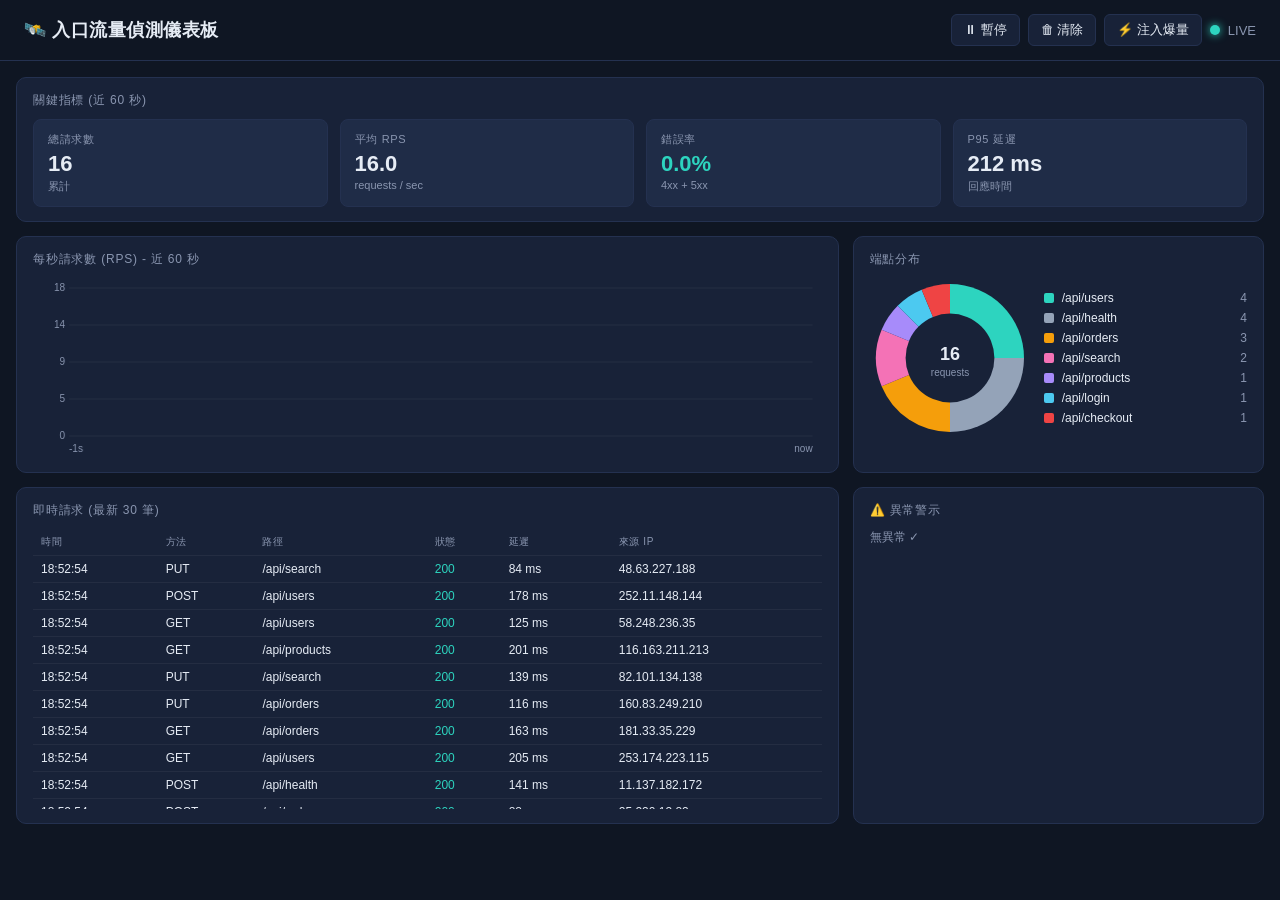
<file: traffic-dashboard/dashboard.html>
<!DOCTYPE html>
<html lang="zh-Hant">
<head>
<meta charset="UTF-8" />
<meta name="viewport" content="width=device-width, initial-scale=1.0" />
<title>入口流量偵測儀表板 (離線版)</title>
<style>
  :root {
    --bg: #0f1623;
    --card: #182238;
    --card-border: #243150;
    --text: #e6ecf5;
    --muted: #8a96b0;
    --accent: #4cc9f0;
    --good: #2dd4bf;
    --warn: #f59e0b;
    --bad: #ef4444;
    --purple: #a78bfa;
    --pink: #f472b6;
  }
  * { box-sizing: border-box; }
  body {
    margin: 0;
    font-family: -apple-system, BlinkMacSystemFont, "Segoe UI", Roboto,
                 "PingFang TC", "Microsoft JhengHei", sans-serif;
    background: var(--bg);
    color: var(--text);
  }
  .topbar {
    display: flex;
    justify-content: space-between;
    align-items: center;
    padding: 14px 24px;
    border-bottom: 1px solid var(--card-border);
  }
  .topbar h1 { margin: 0; font-size: 18px; letter-spacing: .5px; }
  .controls { display: flex; gap: 8px; align-items: center; }
  .controls button {
    background: var(--card);
    color: var(--text);
    border: 1px solid var(--card-border);
    border-radius: 6px;
    padding: 6px 12px;
    cursor: pointer;
    font-size: 13px;
  }
  .controls button:hover { background: #1f2c47; }
  .status { display: flex; align-items: center; gap: 8px; font-size: 13px; color: var(--muted); }
  .dot { width: 10px; height: 10px; border-radius: 50%; display: inline-block; }
  .dot-live { background: var(--good); box-shadow: 0 0 8px var(--good); animation: pulse 1.4s infinite; }
  .dot-paused { background: var(--warn); }
  @keyframes pulse { 0%,100%{opacity:1} 50%{opacity:.35} }

  .layout {
    display: grid;
    grid-template-columns: 2fr 1fr;
    grid-template-rows: auto auto auto;
    gap: 14px;
    padding: 16px;
  }
  .card {
    background: var(--card);
    border: 1px solid var(--card-border);
    border-radius: 10px;
    padding: 14px 16px;
  }
  .card h2 {
    margin: 0 0 10px;
    font-size: 12px;
    color: var(--muted);
    font-weight: 500;
    text-transform: uppercase;
    letter-spacing: 0.8px;
  }
  .span-2 { grid-column: 1 / span 2; }

  /* KPI grid */
  .kpis { display: grid; grid-template-columns: repeat(4, 1fr); gap: 12px; }
  .kpi {
    background: #1f2c47;
    border: 1px solid var(--card-border);
    border-radius: 8px;
    padding: 12px 14px;
  }
  .kpi .label { color: var(--muted); font-size: 11px; text-transform: uppercase; letter-spacing: 0.7px; }
  .kpi .value { font-size: 22px; font-weight: 600; margin-top: 4px; }
  .kpi .sub { font-size: 11px; color: var(--muted); margin-top: 2px; }
  .kpi.good .value { color: var(--good); }
  .kpi.warn .value { color: var(--warn); }
  .kpi.bad  .value { color: var(--bad); }

  /* canvas containers */
  .canvas-wrap { position: relative; width: 100%; height: 180px; }
  .canvas-wrap canvas { width: 100% !important; height: 100% !important; }
  .donut-wrap { display: flex; gap: 14px; align-items: center; }
  .donut-wrap .canvas-wrap { width: 160px; height: 160px; flex: none; }
  .legend { font-size: 12px; flex: 1; }
  .legend ul { list-style: none; padding: 0; margin: 0; }
  .legend li { display: flex; align-items: center; gap: 8px; padding: 3px 0; color: var(--text); }
  .legend .swatch { width: 10px; height: 10px; border-radius: 2px; display: inline-block; }
  .legend .count { color: var(--muted); margin-left: auto; }

  /* table */
  table { width: 100%; border-collapse: collapse; font-size: 12px; }
  th, td { text-align: left; padding: 6px 8px; border-bottom: 1px solid rgba(255,255,255,0.05); }
  th { color: var(--muted); font-weight: 500; text-transform: uppercase; font-size: 10px; letter-spacing: 0.6px; }
  td.status-2xx { color: var(--good); }
  td.status-3xx { color: var(--accent); }
  td.status-4xx { color: var(--warn); }
  td.status-5xx { color: var(--bad); font-weight: 600; }
  .table-wrap { max-height: 280px; overflow-y: auto; }
  .table-wrap::-webkit-scrollbar { width: 8px; }
  .table-wrap::-webkit-scrollbar-thumb { background: #2c3a5c; border-radius: 4px; }

  /* alerts */
  .alerts { display: flex; flex-direction: column; gap: 6px; max-height: 140px; overflow-y: auto; }
  .alert {
    display: flex; gap: 10px; align-items: center;
    padding: 8px 10px; border-radius: 6px; font-size: 12px;
    border-left: 3px solid var(--warn);
    background: rgba(245, 158, 11, 0.08);
  }
  .alert.bad { border-left-color: var(--bad); background: rgba(239, 68, 68, 0.1); }
  .alert .when { color: var(--muted); font-size: 11px; min-width: 70px; }
  .alert .icon { font-size: 14px; }
</style>
</head>
<body>

<header class="topbar">
  <h1>🛰️ 入口流量偵測儀表板</h1>
  <div class="controls">
    <button id="btn-pause">⏸ 暫停</button>
    <button id="btn-clear">🗑 清除</button>
    <button id="btn-spike">⚡ 注入爆量</button>
    <div class="status">
      <span id="status-dot" class="dot dot-live"></span>
      <span id="status-text">LIVE</span>
    </div>
  </div>
</header>

<main class="layout">

  <!-- KPI 列：橫跨兩欄 -->
  <section class="card span-2">
    <h2>關鍵指標 (近 60 秒)</h2>
    <div class="kpis">
      <div class="kpi"><div class="label">總請求數</div><div class="value" id="kpi-total">0</div><div class="sub">累計</div></div>
      <div class="kpi"><div class="label">平均 RPS</div><div class="value" id="kpi-rps">0</div><div class="sub">requests / sec</div></div>
      <div class="kpi" id="kpi-err-card"><div class="label">錯誤率</div><div class="value" id="kpi-err">0%</div><div class="sub">4xx + 5xx</div></div>
      <div class="kpi"><div class="label">P95 延遲</div><div class="value" id="kpi-p95">0 ms</div><div class="sub">回應時間</div></div>
    </div>
  </section>

  <!-- 折線圖 -->
  <section class="card">
    <h2>每秒請求數 (RPS) - 近 60 秒</h2>
    <div class="canvas-wrap"><canvas id="rps-chart"></canvas></div>
  </section>

  <!-- 端點分布 -->
  <section class="card">
    <h2>端點分布</h2>
    <div class="donut-wrap">
      <div class="canvas-wrap"><canvas id="endpoint-chart"></canvas></div>
      <div class="legend"><ul id="endpoint-legend"></ul></div>
    </div>
  </section>

  <!-- 即時請求列表 -->
  <section class="card">
    <h2>即時請求 (最新 30 筆)</h2>
    <div class="table-wrap">
      <table>
        <thead><tr><th>時間</th><th>方法</th><th>路徑</th><th>狀態</th><th>延遲</th><th>來源 IP</th></tr></thead>
        <tbody id="req-tbody"></tbody>
      </table>
    </div>
  </section>

  <!-- 異常警示 -->
  <section class="card">
    <h2>⚠️ 異常警示</h2>
    <div class="alerts" id="alerts"></div>
  </section>

</main>

<script>
/* ===========================================================
   入口流量偵測儀表板 - 完整單檔離線版
   - 不依賴任何外部 CDN / 套件
   - 圖表使用原生 Canvas 繪製
   =========================================================== */

/* ---------- 1. 模擬流量產生器 ---------- */
const ENDPOINTS = [
  { path: "/api/login",    weight: 3, color: "#4cc9f0" },
  { path: "/api/users",    weight: 5, color: "#2dd4bf" },
  { path: "/api/orders",   weight: 4, color: "#f59e0b" },
  { path: "/api/products", weight: 6, color: "#a78bfa" },
  { path: "/api/checkout", weight: 2, color: "#ef4444" },
  { path: "/api/search",   weight: 5, color: "#f472b6" },
  { path: "/api/health",   weight: 8, color: "#94a3b8" },
];
const COLOR_BY_PATH = Object.fromEntries(ENDPOINTS.map(e => [e.path, e.color]));

const METHODS = ["GET","GET","GET","POST","POST","PUT","DELETE"];
const STATUS_POOL = [
  ...Array(85).fill(200),
  ...Array(5).fill(201),
  ...Array(3).fill(304),
  ...Array(3).fill(400),
  ...Array(2).fill(401),
  ...Array(1).fill(404),
  ...Array(1).fill(500),
];

const pick = arr => arr[Math.floor(Math.random()*arr.length)];
const rndOctet = () => Math.floor(Math.random()*255)+1;
const randIp = () => `${rndOctet()}.${rndOctet()}.${rndOctet()}.${rndOctet()}`;

function weightedPick(items){
  const total = items.reduce((s,it)=>s+it.weight,0);
  let r = Math.random()*total;
  for (const it of items){ r -= it.weight; if (r<=0) return it; }
  return items[items.length-1];
}

function generateEvent(){
  const status = pick(STATUS_POOL);
  const base = status>=500 ? 400 : status>=400 ? 120 : 40;
  return {
    ts: Date.now(),
    method: pick(METHODS),
    path: weightedPick(ENDPOINTS).path,
    status,
    latencyMs: Math.round(base + Math.random()*180),
    clientIp: randIp(),
  };
}

/* ---------- 2. 狀態管理 ---------- */
const state = {
  paused: false,
  forceSpikeNext: false,
  rpsSeries: [],          // 近 60 秒每秒事件數
  windowEvents: [],       // 近 60 秒所有事件，用於 KPI/分布
  recent: [],             // 最新 30 筆
  endpointCount: {},      // 端點累計
  alerts: [],             // 警示
  totalAll: 0,            // 從開始累計
};

/* ---------- 3. 訂閱機制 ---------- */
const subs = [];
const onTraffic = fn => subs.push(fn);

function tick(){
  if (state.paused) return;
  const spike = state.forceSpikeNext || Math.random() < 0.05;
  state.forceSpikeNext = false;
  const n = spike ? 80 + Math.floor(Math.random()*60)
                  : 5 + Math.floor(Math.random()*45);
  const events = [];
  for (let i=0;i<n;i++) events.push(generateEvent());
  subs.forEach(fn => fn(events));
}
setInterval(tick, 1000);

/* ---------- 4. 原生 Canvas 折線圖 ---------- */
function setupCanvas(canvas){
  const dpr = window.devicePixelRatio || 1;
  const rect = canvas.getBoundingClientRect();
  canvas.width = rect.width * dpr;
  canvas.height = rect.height * dpr;
  const ctx = canvas.getContext("2d");
  ctx.setTransform(dpr,0,0,dpr,0,0);
  return { ctx, w: rect.width, h: rect.height };
}

function drawLineChart(canvas, series, opts={}){
  const { ctx, w, h } = setupCanvas(canvas);
  ctx.clearRect(0,0,w,h);
  const padL=36, padR=10, padT=10, padB=22;
  const cw = w-padL-padR, ch = h-padT-padB;
  const maxY = Math.max(10, ...series) * 1.15;

  // grid + Y labels
  ctx.strokeStyle = "rgba(255,255,255,0.06)";
  ctx.fillStyle = "#8a96b0";
  ctx.font = "10px sans-serif";
  ctx.textAlign = "right";
  for (let i=0;i<=4;i++){
    const y = padT + (ch*i)/4;
    ctx.beginPath(); ctx.moveTo(padL,y); ctx.lineTo(padL+cw,y); ctx.stroke();
    const v = Math.round(maxY - (maxY*i)/4);
    ctx.fillText(v, padL-4, y+3);
  }
  // X axis (just current/start tick)
  ctx.textAlign="left";
  ctx.fillText(`-${series.length}s`, padL, h-6);
  ctx.textAlign="right";
  ctx.fillText("now", padL+cw, h-6);

  if (series.length < 2) return;

  // area fill
  ctx.beginPath();
  series.forEach((v,i)=>{
    const x = padL + (cw*i)/(series.length-1);
    const y = padT + ch - (v/maxY)*ch;
    i===0 ? ctx.moveTo(x,y) : ctx.lineTo(x,y);
  });
  ctx.lineTo(padL+cw, padT+ch);
  ctx.lineTo(padL,    padT+ch);
  ctx.closePath();
  ctx.fillStyle = "rgba(76,201,240,0.18)";
  ctx.fill();

  // line
  ctx.beginPath();
  series.forEach((v,i)=>{
    const x = padL + (cw*i)/(series.length-1);
    const y = padT + ch - (v/maxY)*ch;
    i===0 ? ctx.moveTo(x,y) : ctx.lineTo(x,y);
  });
  ctx.lineWidth = 2;
  ctx.strokeStyle = "#4cc9f0";
  ctx.stroke();
}

/* ---------- 5. 原生 Canvas 甜甜圈圖 ---------- */
function drawDonut(canvas, slices){
  const { ctx, w, h } = setupCanvas(canvas);
  ctx.clearRect(0,0,w,h);
  const cx = w/2, cy = h/2;
  const rOuter = Math.min(w,h)/2 - 6;
  const rInner = rOuter * 0.6;
  const total = slices.reduce((s,sl)=>s+sl.value,0);
  if (total===0){
    ctx.strokeStyle="#243150"; ctx.lineWidth = rOuter-rInner;
    ctx.beginPath(); ctx.arc(cx,cy,(rOuter+rInner)/2,0,Math.PI*2); ctx.stroke();
    return;
  }
  let start = -Math.PI/2;
  for (const sl of slices){
    const angle = (sl.value/total) * Math.PI*2;
    ctx.beginPath();
    ctx.moveTo(cx,cy);
    ctx.arc(cx,cy,rOuter,start,start+angle);
    ctx.closePath();
    ctx.fillStyle = sl.color;
    ctx.fill();
    start += angle;
  }
  // hollow center
  ctx.beginPath();
  ctx.arc(cx,cy,rInner,0,Math.PI*2);
  ctx.fillStyle = "#182238";
  ctx.fill();
  // total label
  ctx.fillStyle = "#e6ecf5";
  ctx.font = "bold 18px sans-serif";
  ctx.textAlign = "center";
  ctx.fillText(total, cx, cy+2);
  ctx.font = "10px sans-serif";
  ctx.fillStyle = "#8a96b0";
  ctx.fillText("requests", cx, cy+18);
}

/* ---------- 6. 訂閱 → 更新狀態 ---------- */
const rpsCanvas      = document.getElementById("rps-chart");
const endpointCanvas = document.getElementById("endpoint-chart");

onTraffic(events => {
  // RPS 序列
  state.rpsSeries.push(events.length);
  if (state.rpsSeries.length > 60) state.rpsSeries.shift();

  // 滑動視窗 (60s)
  const cutoff = Date.now() - 60_000;
  state.windowEvents.push(...events);
  state.windowEvents = state.windowEvents.filter(e => e.ts >= cutoff);

  // 最新 30 筆
  state.recent = events.slice(-30).concat(state.recent).slice(0,30);

  // 累計
  state.totalAll += events.length;

  // 端點計數（用視窗算更直觀）
  state.endpointCount = {};
  for (const e of state.windowEvents){
    state.endpointCount[e.path] = (state.endpointCount[e.path]||0) + 1;
  }

  // 異常偵測
  detectAnomalies(events);

  // 重繪 UI
  render();
});

/* ---------- 7. 異常偵測 ---------- */
function detectAnomalies(batch){
  const ts = new Date().toLocaleTimeString("zh-Hant",{hour12:false});

  // 流量爆衝：當前秒 > 近 60 秒平均的 3 倍
  if (state.rpsSeries.length >= 10){
    const recent = state.rpsSeries.slice(-1)[0];
    const avg = state.rpsSeries.slice(0,-1).reduce((a,b)=>a+b,0) / (state.rpsSeries.length-1);
    if (recent > avg * 3 && recent > 40){
      pushAlert("warn", `流量爆衝：本秒 ${recent} req (近 60s 均值 ${avg.toFixed(1)})`, ts);
    }
  }

  // 錯誤率異常：本批 5xx 比例 > 8%
  const fiveXX = batch.filter(e => e.status>=500).length;
  if (batch.length>=20 && fiveXX/batch.length > 0.08){
    pushAlert("bad", `5xx 錯誤率異常：${fiveXX}/${batch.length} (${(fiveXX/batch.length*100).toFixed(1)}%)`, ts);
  }

  // 高延遲
  const slow = batch.filter(e => e.latencyMs > 500).length;
  if (slow >= 5){
    pushAlert("warn", `高延遲請求：${slow} 筆 > 500 ms`, ts);
  }
}
function pushAlert(level, msg, when){
  state.alerts.unshift({ level, msg, when });
  if (state.alerts.length > 30) state.alerts.pop();
}

/* ---------- 8. 渲染 ---------- */
const $ = id => document.getElementById(id);

function percentile(arr, p){
  if (!arr.length) return 0;
  const sorted = [...arr].sort((a,b)=>a-b);
  const idx = Math.min(sorted.length-1, Math.floor(sorted.length*p));
  return sorted[idx];
}

function render(){
  // ---- KPI ----
  const w = state.windowEvents;
  const total = state.totalAll;
  const avgRps = w.length / Math.max(1, Math.min(60, state.rpsSeries.length));
  const errs = w.filter(e => e.status>=400).length;
  const errRate = w.length ? (errs/w.length*100) : 0;
  const p95 = percentile(w.map(e=>e.latencyMs), 0.95);

  $("kpi-total").textContent = total.toLocaleString();
  $("kpi-rps").textContent   = avgRps.toFixed(1);
  $("kpi-err").textContent   = errRate.toFixed(1) + "%";
  $("kpi-p95").textContent   = p95 + " ms";

  const errCard = $("kpi-err-card");
  errCard.classList.remove("good","warn","bad");
  errCard.classList.add(errRate < 3 ? "good" : errRate < 8 ? "warn" : "bad");

  // ---- 折線圖 ----
  drawLineChart(rpsCanvas, state.rpsSeries);

  // ---- 甜甜圈 + 圖例 ----
  const slices = Object.entries(state.endpointCount)
    .map(([path,value]) => ({ path, value, color: COLOR_BY_PATH[path] || "#888" }))
    .sort((a,b)=>b.value-a.value);
  drawDonut(endpointCanvas, slices);

  const legend = $("endpoint-legend");
  legend.innerHTML = slices.map(s =>
    `<li><span class="swatch" style="background:${s.color}"></span>${s.path}<span class="count">${s.value}</span></li>`
  ).join("");

  // ---- 即時請求列表 ----
  const tbody = $("req-tbody");
  tbody.innerHTML = state.recent.map(e => {
    const time = new Date(e.ts).toLocaleTimeString("zh-Hant",{hour12:false});
    const cls = "status-" + Math.floor(e.status/100) + "xx";
    return `<tr>
      <td>${time}</td>
      <td>${e.method}</td>
      <td>${e.path}</td>
      <td class="${cls}">${e.status}</td>
      <td>${e.latencyMs} ms</td>
      <td>${e.clientIp}</td>
    </tr>`;
  }).join("");

  // ---- 警示 ----
  const al = $("alerts");
  if (state.alerts.length === 0){
    al.innerHTML = `<div style="color:var(--muted);font-size:12px;">無異常 ✓</div>`;
  } else {
    al.innerHTML = state.alerts.map(a => `
      <div class="alert ${a.level==='bad'?'bad':''}">
        <span class="icon">${a.level==='bad'?'🔥':'⚠️'}</span>
        <span class="when">${a.when}</span>
        <span>${a.msg}</span>
      </div>
    `).join("");
  }
}

/* ---------- 9. 控制按鈕 ---------- */
$("btn-pause").addEventListener("click", () => {
  state.paused = !state.paused;
  $("btn-pause").textContent = state.paused ? "▶ 繼續" : "⏸ 暫停";
  $("status-dot").className = "dot " + (state.paused ? "dot-paused" : "dot-live");
  $("status-text").textContent = state.paused ? "PAUSED" : "LIVE";
});
$("btn-clear").addEventListener("click", () => {
  state.rpsSeries = [];
  state.windowEvents = [];
  state.recent = [];
  state.endpointCount = {};
  state.alerts = [];
  state.totalAll = 0;
  render();
});
$("btn-spike").addEventListener("click", () => {
  state.forceSpikeNext = true;
});

window.addEventListener("resize", render);
render();
console.log("✓ Dashboard ready (offline single-file).");
</script>
</body>
</html>
</file>
<file: mahjong/css/style.css>
* { box-sizing: border-box; margin: 0; padding: 0; }
body {
  font-family: "Microsoft JhengHei", "Noto Sans TC", sans-serif;
  background: #0a2818;
  color: #fff;
  overflow: hidden;
}
#app { display: flex; flex-direction: column; align-items: center; padding: 8px; }
#topbar {
  width: 100%;
  display: flex;
  align-items: center;
  gap: 12px;
  padding: 6px 16px;
  background: linear-gradient(180deg, #1a3d28, #0f2a1a);
  border-bottom: 1px solid #2a5a3a;
  margin-bottom: 8px;
}
h1 { font-size: 18px; color: #ffcc66; letter-spacing: 2px; }
#status {
  flex: 1;
  font-size: 14px;
  color: #cde7d0;
  padding: 0 12px;
}
#controls { display: flex; gap: 6px; }
#controls button {
  background: #2a5a3a;
  color: #fff;
  border: 1px solid #4a8a5a;
  padding: 6px 14px;
  border-radius: 4px;
  cursor: pointer;
  font-size: 14px;
  font-family: inherit;
  display: none;
  transition: all 0.15s;
}
#controls button:hover { background: #3a7a4a; }
#controls button.primary {
  background: #c0721a;
  border-color: #e09020;
}
#controls button.primary:hover { background: #d0822a; }
#btn-new { display: inline-block; background: #444; border-color: #666; }

#table {
  display: block;
  background: #0a4828;
  border-radius: 8px;
  box-shadow: 0 4px 24px rgba(0,0,0,0.5);
}

.modal {
  position: fixed;
  inset: 0;
  background: rgba(0,0,0,0.7);
  display: flex;
  align-items: center;
  justify-content: center;
  z-index: 100;
}
.modal-content {
  background: linear-gradient(180deg, #2a4a3a, #1a3a28);
  border: 2px solid #ffcc66;
  border-radius: 12px;
  padding: 24px 32px;
  min-width: 320px;
  max-width: 480px;
  text-align: center;
}
.modal-content h2 {
  color: #ffcc66;
  margin-bottom: 12px;
  font-size: 22px;
}
.tai-total {
  font-size: 48px;
  font-weight: bold;
  color: #ff9933;
  margin: 16px 0;
}
.modal-content ul {
  list-style: none;
  text-align: left;
  margin: 16px 0;
  max-height: 240px;
  overflow-y: auto;
}
.modal-content li {
  padding: 4px 8px;
  display: flex;
  justify-content: space-between;
  border-bottom: 1px solid rgba(255,255,255,0.1);
}
.modal-content li span { color: #ffcc66; font-weight: bold; }
.modal-content button {
  margin-top: 16px;
  padding: 10px 24px;
  background: #c0721a;
  color: #fff;
  border: none;
  border-radius: 6px;
  cursor: pointer;
  font-size: 15px;
  font-family: inherit;
}
</file>
